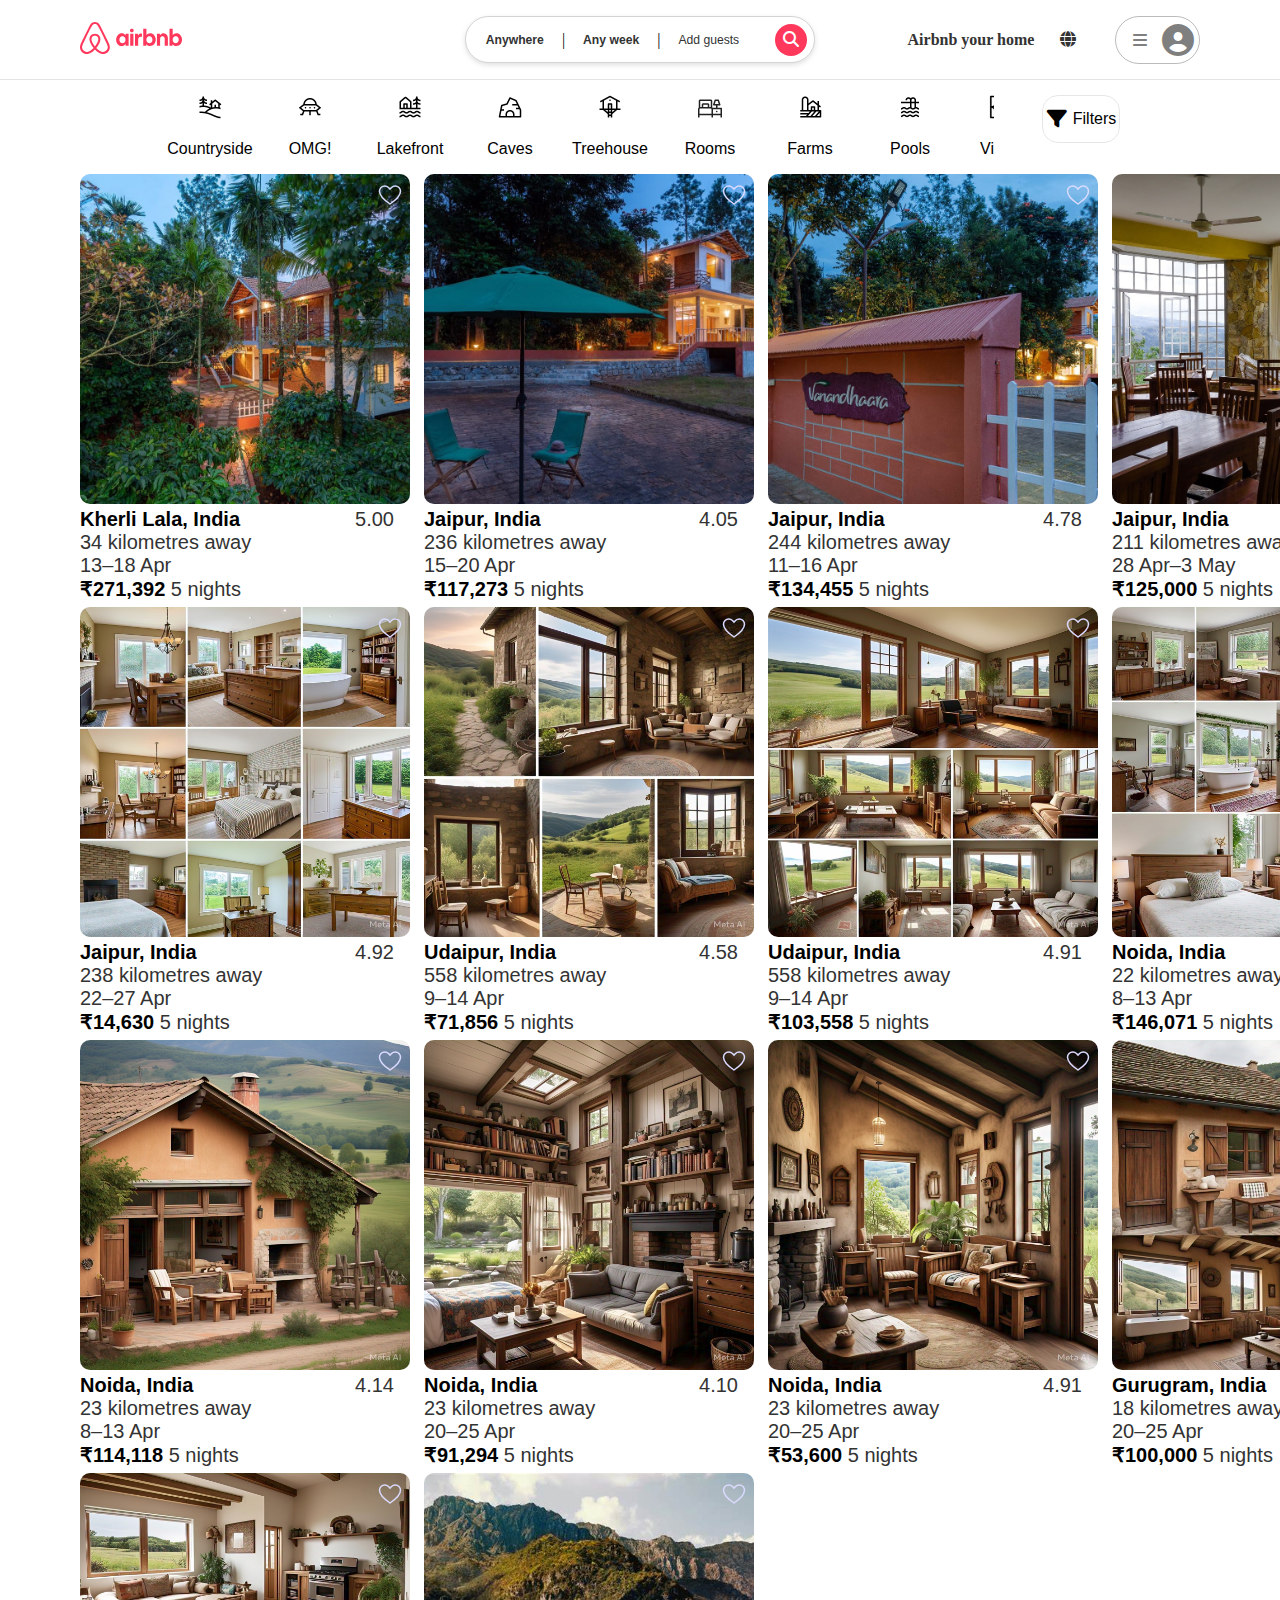
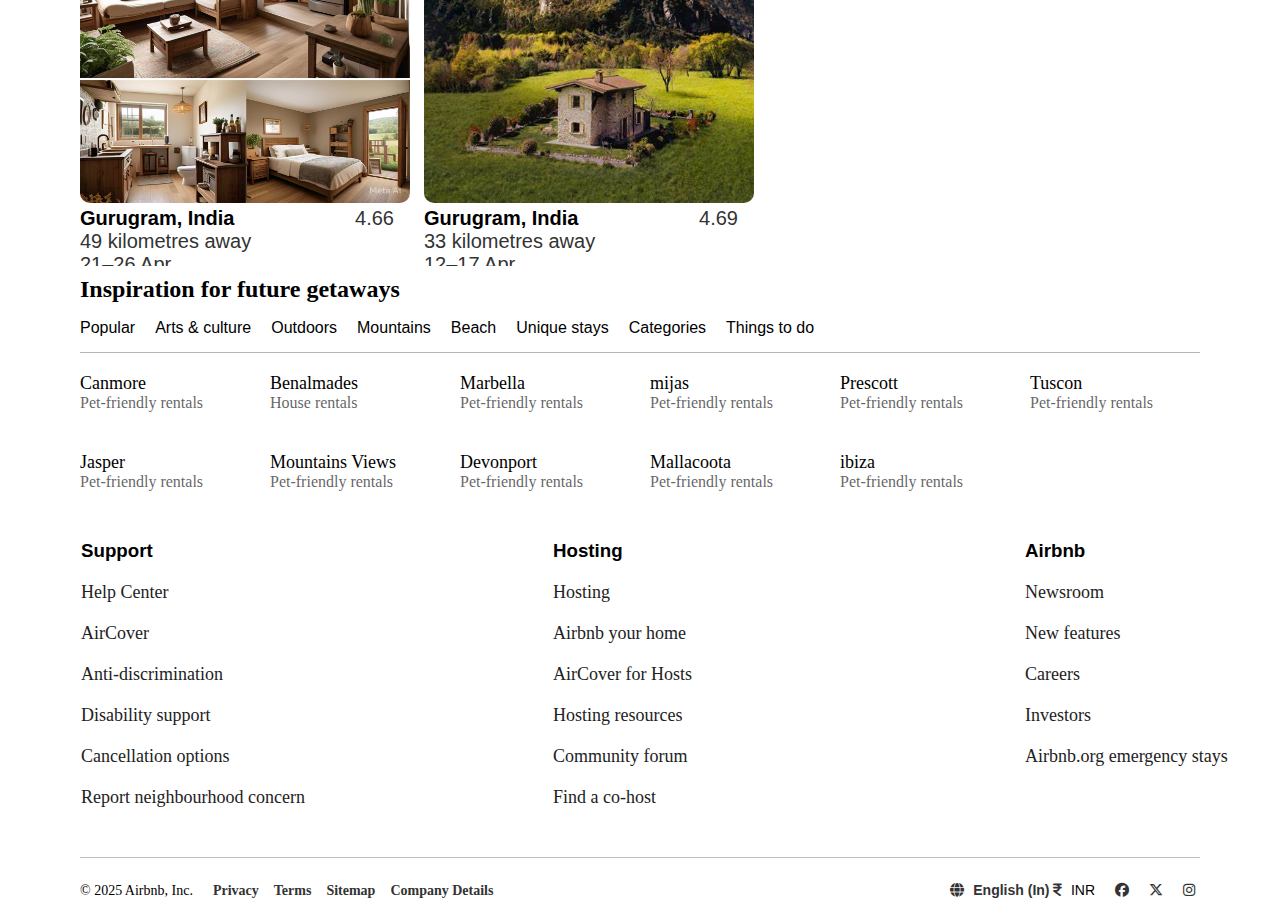
<file: index.html>
<!DOCTYPE html>
<html lang="en">
<head>
    <meta charset="UTF-8">
    <meta name="viewport" content="width=device-width, initial-scale=1.0">
    <title>AirBnB</title>
    <link rel="stylesheet" href="https://cdnjs.cloudflare.com/ajax/libs/font-awesome/6.7.2/css/all.min.css">
    <link rel="icon" href="iAir/logoicon.webp" type="image/x-icon">
    <link rel="stylesheet" href="CSS/style.css">
    <link rel="stylesheet" href="CSS/scrollIcon.css">
    <link rel="stylesheet" href="CSS/footer.css">
    <link rel="stylesheet" href="CSS/grid.css">
</head>
<body>
    <header>
        <div class="logo"><a href="creativity.html"><img src="iAir/logo.svg" alt="logo-image"></a></div>
        <div class="searchBar">
            <div class="bar">
                <button class="btn btn-color">Anywhere</button>
                <span>|</span>
                <button class="btn btn-color">Any week</button>
                <span>|</span>
                <button class="btn">Add guests</button>
                <button class="btn-search"><a href=""><i class="fa-solid fa-magnifying-glass"></i></a></button>    
            </div>
        </div>
        <div class="login">
            <div class="login-f">
               <ul>
                <li class="f-li"><a href="#">Airbnb your home</a></li>
                <li class="s-li"><a href="#"><i class="fa-solid fa-globe"></i></a></li>
               </ul>
            </div>
            <div class="dropdown">
                <button class="dropdown-btn"><span id="bar"><i class="fa-solid fa-bars"></i></span><span id="user"><i  class="fa-solid fa-circle-user"></i></span></button>
                <ul class="dropdown-content">
                  <li><a href="creativity.html">Sign up</a></li>
                  <li><a href="creativity.html">Log in</a></li>
                  <hr>
                  <li><a href="#">Airbnb your home</a></li>
                  <li><a href="#">Host an experience</a></li>
                  <li><a href="#">Help center</a></li>
                </ul>
              </div>
        </div>
    </header>
    <section class="scroll-section">
        <section class="scrollf">
          <div class="scroll-container" id="scroll-container"></div>
          <div class="filter"><button><span><i class="fa-solid fa-filter"></i></span></button><span>Filters</span>
          </button></div>
        </section>
        <div class="grid-image" id="grid-image"></div>
      </section>
        <!-- --------------------footer----------------------- -->
      <div class="footer">
        <div class="foot-upper">
            <h2>Inspiration for future getaways</h2>
            <div class="btn-div">
                <button class="btn" onclick="loadContent('popular')">Popular</button>
                <button class="btn" onclick="loadContent('arts')">Arts & culture</button>
                <button class="btn" onclick="loadContent('outdoors')">Outdoors</button>
                <button class="btn" onclick="loadContent('mountains')">Mountains</button>
                <button class="btn" onclick="loadContent('beach')">Beach</button>
                <button class="btn" onclick="loadContent('stays')">Unique stays</button>
                <button class="btn" onclick="loadContent('categories')">Categories</button>
                <button class="btn" onclick="loadContent('todo')">Things to do</button>
            </div>
            <div class="grid" id="grid">
            </div>

        </div>
        <div class="foot-middle">
            <section>
                <h3>Support</h3>
                <ul>
                    <li><a href="">Help Center</a></li>
                    <li><a href="">AirCover</a></li>
                    <li><a href="">Anti-discrimination</a></li>
                    <li><a href="">Disability support</a></li>
                    <li><a href="">Cancellation options</a></li>
                    <li><a href="">Report neighbourhood concern</a></li>
                </ul>
            </section>
            <section>
                <h3>Hosting</h3>
                <ul>
                    <li><a href="">Hosting</a></li>
                    <li><a href="">Airbnb your home</a></li>
                    <li><a href="">AirCover for Hosts</a></li>
                    <li><a href="">Hosting resources</a></li>
                    <li><a href="">Community forum</a></li>
                    <li><a href="">Find a co‑host</a></li>
                </ul>
            </section>
            <section>
                <h3>Airbnb
                </h3>
                <ul>
                    <li><a href="">Newsroom</a></li>
                    <li><a href="">New features</a></li>
                    <li><a href="">Careers</a></li>
                    <li><a href="">Investors</a></li>
                    <li><a href="">Airbnb.org emergency stays</a></li>
                </ul>
            </section>
        </div>
        <div class="foot-lower">
            <div class="foot-lower-f">
                <div>
                    &copy; 2025 Airbnb, Inc.
                </div>
                <div>
                    <ul>
                        <li><a href="#">Privacy</a></li>
                        <li><a href="#">Terms</a></li>
                        <li><a href="#">Sitemap</a></li>
                        <li><a href="#">Company Details</a></li>
                    </ul>
                </div>
            </div>
            <div class="foot-lower-s">
                <div>
                    <button><a href="#"><i class="fa-solid fa-globe"></i> English (In)</a></button>
                    <button>
                        <a href="#"><i class="fa-solid fa-indian-rupee-sign"></i></a>
                        <span>INR</span>
                    </button>
                </div>
                <div>
                    <ul>
                        <li><a href="#"><i class="fa-brands fa-facebook"></i></a></li>
                        <li><a href="#"><i class="fa-brands fa-x-twitter"></i></a></li>
                        <li><a href="#"><i class="fa-brands fa-instagram"></i></a></li>
                    </ul>
                </div>
            </div>
        </div>
    </div>

<script src="JS/scrollable.js"></script>
<script src="JS/footer.js"></script>
</body>
</html>
</file>
<file: CSS/style.css>
* {
    padding: 0;
    margin: 0;
    box-sizing: border-box;
  }
  
  header {
    height: 80px;
    width: 100%;
    padding: 0px 80px;
    display: flex;
    flex-direction: row;
    align-items: center;
    justify-content: space-between;
    border-bottom: 0.7px solid #5c5a5a29;
  }
  
  header .logo {
    display: flex;
    align-items: center;
    height: 80px;
    width: 467.3px;
  }
  
  .searchBar {
    height: 80px;
    width: 467.3px;
    display: flex;
    justify-content: center;
    align-items: center;
  }
  .bar{
    width: 350px;
    height: 47.6px;
    border: 1px solid #625c5c44;
    border-radius: 23.8px;
    text-align: center;
    display: flex;
    align-items: center;
    justify-content: center; 
    gap: 5px;
    box-shadow: 0px 2px 5px rgba(104, 102, 102, 0.202);
  }
  
  header .searchBar .btn {
    padding: 0.375rem 0.75rem;
    font-size: 12.176px;
    color: #333;
    text-align: center;
    text-decoration: none;
    cursor: pointer;
    border-radius: 0.25rem;
    border: 1px solid transparent;
    background-color: transparent;
  }
  
  header .searchBar .btn-color {
    font-weight: bold;
  }
  
  header .searchBar .btn-search {
    display: flex;
    align-items: center;
    justify-content: center;
    height: 32px;
    width: 32px;
    margin-left: 18px;
    /* margin-right: 8px; */
    background-color: #FF385C;
    text-align: center;
    border-radius: 50%;
    border: none;
  }
  
  header .searchBar .btn-search i {
    font-size: 16px;
    color: white;
  }
  header .login {
    height: 80px;
    width: 467.3px;
    display: flex;
    align-items: center;
    justify-content: end;
  }
  header .login .login-f{
    margin-right: 24px;
  }
  header .login .login-f ul{
    list-style-type: none;
    padding: 0;
    margin: 0;
    display: flex;
    align-items: center;
  }
  /* header .login .login-f ul li{
    display : inline-block;
  } */
  
  header .login .login-f ul li a{
    text-decoration: none;
    color: #333;
    font-weight: bold;
    font-size: 1rem;
  }
  header .login .login-f ul li a:hover{
    color: blue;
  }
  .f-li{
    display: flex;
    justify-content: center;
    align-items: center;
    height: 2px;
    width: 148px;
  }
  .s-li{
    display: flex;
    justify-content: center;
    align-items: center;
    height: 42px;
    width: 46px;
  }
  
  /* <----------------dropdown-----------------> */
  .dropdown {
    position: relative;
    display: inline-block;
  }
  
  .dropdown-btn {
    width: 85px;
    height: 48px;
    padding: 10px 20px;
    font-size: 16px;
    background-color: transparent;
    display: flex;
    align-items: center;
    
    color: white;
    border: none;
    cursor: pointer;
    border-radius: 24px;
    border: 1px solid rgba(0, 0, 0, 0.268);
  }
  
  .dropdown-btn i{
    color: #333333a2;
    margin:4px;
  }
  .dropdown-btn #bar{
  position: relative;
  right: 8px;
  }
  .dropdown-btn #bar i{
  width: 16px;
  height: 16px;
  font-size: 16px;
  ;
  
  }
  .dropdown-btn #user{
    position: relative;
    right: 2px;
  }
  .dropdown-btn #user i{
  width: 32px;
  height: 32px;
  font-size: 32px;
  
  }
  
  .dropdown-btn:hover {
    box-shadow: 0px 4px 5px rgba(105, 102, 102, 0.288);
  }
  
  .dropdown-content {
    display: none;
    position: absolute;
    background-color: #f9f9f9;
    min-width: 160px;
    box-shadow: 0px 8px 16px rgba(0, 0, 0, 0.2);
    z-index: 1;
    list-style-type: none;
    padding: 10px 0;
    margin: 0;
    border-radius: 4px;
  }
  
  .dropdown-content li {
    padding: 8px 16px;
  }
  
  .dropdown-content li a {
    text-decoration: none;
    color: #333;
    font-size: 14px;
    display: block;
  }
  
  .dropdown-content li a:hover {
    background-color: #ddd;
  }
  
  .dropdown:hover .dropdown-content {
    display: block;
  }
  
  .dropdown-content hr {
    margin: 8px 0;
    border: 0;
    border-top: 1px solid #ccc;
  }
</file>
<file: CSS/scrollIcon.css>
.scroll-section {
    font-family: Arial, sans-serif;
    margin: 0;
    width: 100%;
    height: auto;
    padding-left: 80px;
    padding-right: 80px;
    /* padding: 0px 80px 0px 80px ; */
    overflow-x: hidden;
    overflow-y: scroll;
  }

.scroll-container {
    width: 982px;
    height: 78px;
  display: grid;
  grid-auto-flow: column;
  grid-template-columns: repeat(auto-fill, minmax(80px, 1fr));
  gap: 20px;
  overflow-x: auto;
  overflow-y: hidden;
  white-space: nowrap;
  padding: 10px;
  scrollbar-width: none;
}
.icon {
flex: 0 0 auto;
margin: 0 5px;
font-size: 16px;
text-align: center;
cursor: pointer;
padding: 5px;
display: flex;
flex-direction: column; 
align-items: center; 
justify-content: center; 
}   
.icon img {
  width: 24px;
  height: 24px;
  
}
.icon.active {
    /* padding: 0;
    margin: 0; */
  border-bottom: 2px solid blue; 
}
.scrollf{
    padding: 0px 80px 0px 80px;
    display: flex;
    align-items: center;
 
}
.filter{
    width: 92px;
    height: 48px;
    border: 1px solid #a7a7a748;
    border-radius: 16px;
    display: flex;
    justify-content: space-around;
    align-items: center;
    margin-left: 3rem;
    span{
        font-size: 16px;
        
    }
    i{
        margin: 0px;
        font-size: 20px;
    }
    button{
        background-color: transparent;
        border: 1px solid transparent;
    }
}
.filter:hover{
    border: 1px solid #a7a7a7;
    background-color: #a7a7a71d;
}
</file>
<file: CSS/footer.css>
.footer {
    /* display: flex;
    flex-direction: column;
    justify-content: center;
    align-items: center; */
    margin-top: 10px;
    padding: 0px 80px;
}

.footer-upper {
    width: 100%;
    height: 369px;
}

.foot-upper .btn-div {
    border-bottom: 1px solid #3333335c;
    height: 50px;
    width: 100%;
}

.foot-upper .btn-div .btn {
    margin: 6px 6px 6px 0px;
    border: none;
    font-weight: 500;
    font-size: medium;
    background: transparent;
    padding: 10px 10px 10px 0px;
}

.grid {
    display: grid;
    grid-template-columns: repeat(6, 1fr);
    gap: 20px;
    
}
.grid-element {
    /* text-align: center; */
    /* background-color: #f4f4f4; */
    margin-top: 20px;
}
.grid-element .dark {
    color:black;
    font-size: large;
}
.grid-element .light {
    color:#333;
}
.grid-element .light a {
    text-decoration: none;
    color:#333333c4;
}


.foot-middle {
    height: 366px;
    width: 1416px;
    padding: 48px 0px;
    display: grid;
    
    grid-template-columns: repeat(3, 1fr);
    justify-content: space-between;
    align-items: center;
    /* gap: 40px; */
}

.foot-middle section {
    width: 462px;
    height: 270px;
    border: 1px solid transparent;
    margin: 0px;
    padding: 0px;

    h3 {
        font-family: 'Segoe UI', Tahoma, Geneva, Verdana, sans-serif;
        margin: 0px 0px 20px 0px;
    }
}

.foot-middle ul {
    list-style-type: none;
    gap: 15px;
    padding-left: 0;
    margin: 0;
}

.foot-middle li {
    /* gap: 20px; */
    margin-bottom: 20px;

}

.foot-middle ul li a {
    font-size: 18px;
    text-decoration: none;
    color: #222222;
}

.foot-middle ul li a:hover {
    font-size: 18px;
    text-decoration: underline;
    color: #222222;
}

.foot-lower {
    width: 100%;
    border-top: 1px solid rgba(0, 0, 0, 0.246);
    display: flex;
    justify-content: space-between;
    align-items: center;
    padding: 24px 0px;
    background-color: #fff;
    font-size: 14px;
}

.foot-lower-f {
    display: flex;
    flex-direction: row;
    align-items: center;
    gap: 20px;
}

.foot-lower-s {
    display: flex;
    justify-content: space-between;
    align-items: center;
    gap: 20px;
}

.foot-lower ul {
    list-style-type: none;
    display: flex;
    gap: 15px;
    padding-left: 0;
    margin: 0;
}

.foot-lower a {
    text-decoration: none;
    color: #333;
    font-weight: bold;
}

.foot-lower a:hover {
    color: #007BFF;
}

.foot-lower button {
    border: none;
    background-color: transparent;
    cursor: pointer;
    font-size: 14px;
}

.foot-lower i {
    margin-right: 5px;
}
</file>
<file: CSS/grid.css>
.image-container{
    width: 314px;
    height: 393px;
    position: relative;
    
    .parent-image{
      width: 330px;
      height: 330px;
      object-fit: cover;
      border-radius: 10px;

    }
    .child-image{
        position: absolute;
        height: 24px;
        width: 24px;
        bottom: 360px;
       left: 298px;
        filter: invert(1) sepia(1) saturate(10000%) hue-rotate(180deg);
      }
}
.image-details{
    display: flex;
    justify-content: space-between;
    p{
        font-size: 20px;
        color: #333;
        margin: 0;
    }
}
.image-detail-dark{
    font-family: 'Gill Sans', 'Gill Sans MT', Calibri, 'Trebuchet MS', sans-serif;
    color: black;
  font-weight: 600;
}
.image-detail-light{
    color: #333;
}
.grid-image {
    display: grid;
    grid-template-columns: repeat(4,1fr); 
    gap: 30px;
    row-gap: 40px;
    margin-top: 16px;
    box-sizing: border-box;
}

    .icon-btn{
      border: none;
        background-color: transparent;
    
    }
    .gif{
        width: 1400px;
        height: 500px;
        display: flex;
        justify-content: center;
        align-items: center;
       
            
      }
      .gif img{
            height: 200px;
            width: 200px;
          }
</file>
